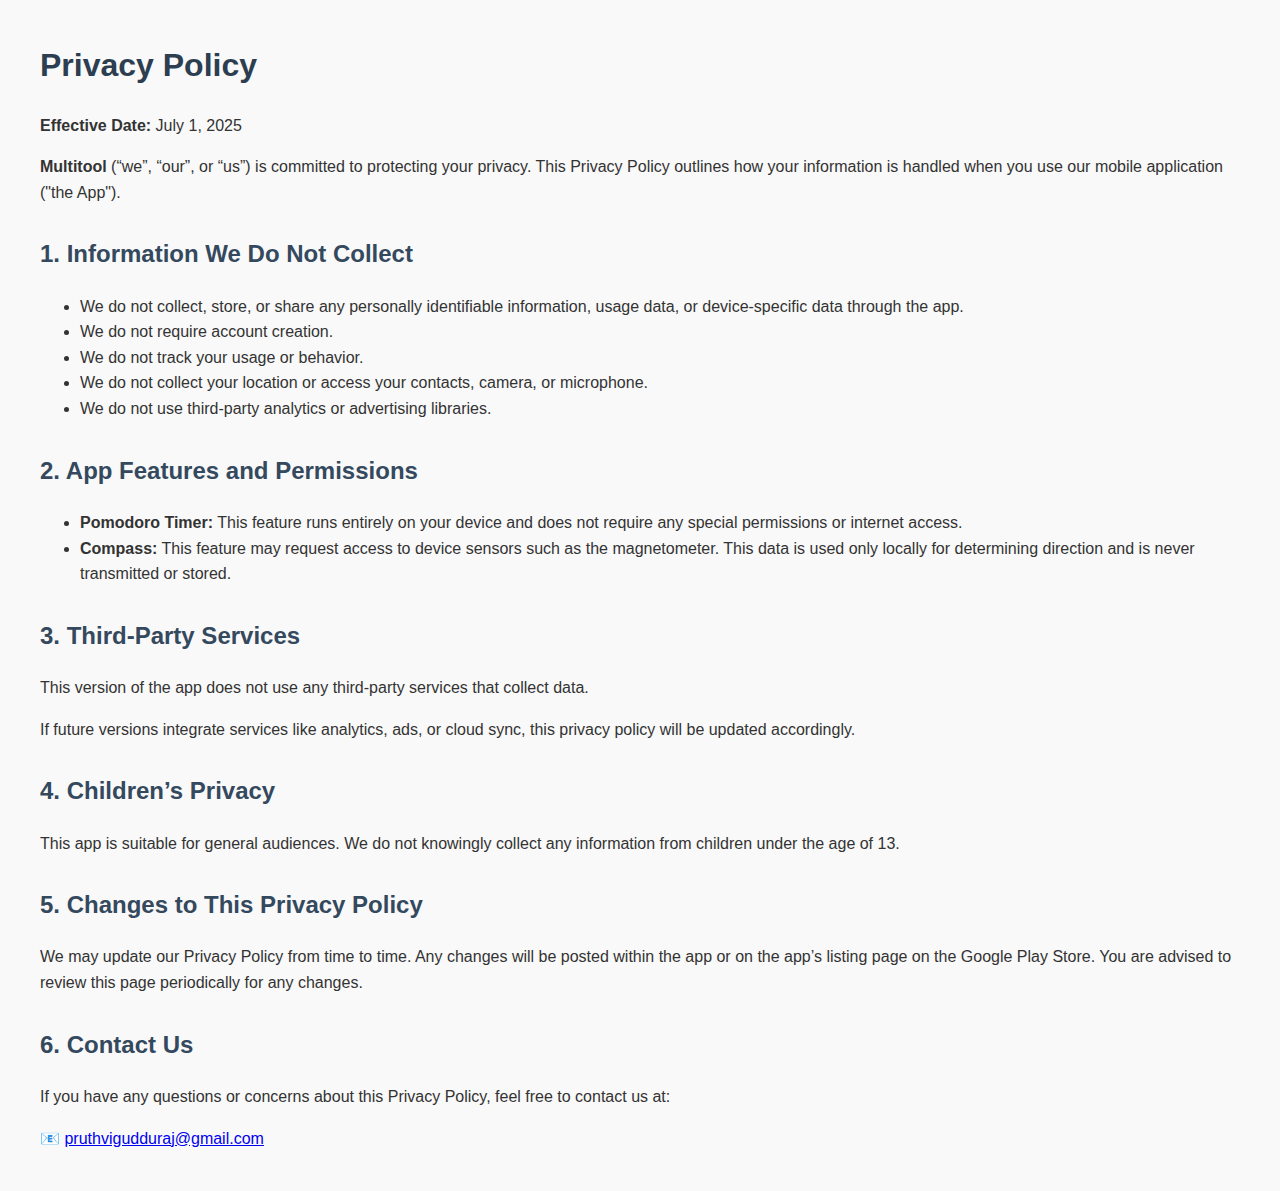
<file: docs/privacyPolicy.html>
<!DOCTYPE html>
<html lang="en">
  <head>
    <meta charset="UTF-8" />
    <meta name="viewport" content="width=device-width, initial-scale=1" />
    <title>Privacy Policy - Multitool</title>
    <style>
      body {
        font-family: Arial, sans-serif;
        margin: 40px;
        line-height: 1.6;
        background-color: #f9f9f9;
        color: #333;
      }
      h1 {
        color: #2c3e50;
      }
      h2 {
        color: #34495e;
        margin-top: 30px;
      }
      p,
      li {
        font-size: 16px;
      }
    </style>
  </head>
  <body>
    <h1>Privacy Policy</h1>
    <p><strong>Effective Date:</strong> July 1, 2025</p>

    <p>
      <strong>Multitool</strong> (“we”, “our”, or “us”) is committed to
      protecting your privacy. This Privacy Policy outlines how your information
      is handled when you use our mobile application ("the App").
    </p>

    <h2>1. Information We Do Not Collect</h2>
    <ul>
      <li>
        We do not collect, store, or share any personally identifiable
        information, usage data, or device-specific data through the app.
      </li>
      <li>We do not require account creation.</li>
      <li>We do not track your usage or behavior.</li>
      <li>
        We do not collect your location or access your contacts, camera, or
        microphone.
      </li>
      <li>We do not use third-party analytics or advertising libraries.</li>
    </ul>

    <h2>2. App Features and Permissions</h2>
    <ul>
      <li>
        <strong>Pomodoro Timer:</strong> This feature runs entirely on your
        device and does not require any special permissions or internet access.
      </li>
      <li>
        <strong>Compass:</strong> This feature may request access to device
        sensors such as the magnetometer. This data is used only locally for
        determining direction and is never transmitted or stored.
      </li>
    </ul>

    <h2>3. Third-Party Services</h2>
    <p>
      This version of the app does not use any third-party services that collect
      data.
    </p>
    <p>
      If future versions integrate services like analytics, ads, or cloud sync,
      this privacy policy will be updated accordingly.
    </p>

    <h2>4. Children’s Privacy</h2>
    <p>
      This app is suitable for general audiences. We do not knowingly collect
      any information from children under the age of 13.
    </p>

    <h2>5. Changes to This Privacy Policy</h2>
    <p>
      We may update our Privacy Policy from time to time. Any changes will be
      posted within the app or on the app’s listing page on the Google Play
      Store. You are advised to review this page periodically for any changes.
    </p>

    <h2>6. Contact Us</h2>
    <p>
      If you have any questions or concerns about this Privacy Policy, feel free
      to contact us at:
    </p>
    <p>
      📧
      <a href="mailto:pruthvigudduraj@gmail.com">pruthvigudduraj@gmail.com</a>
    </p>
  </body>
</html>
</file>
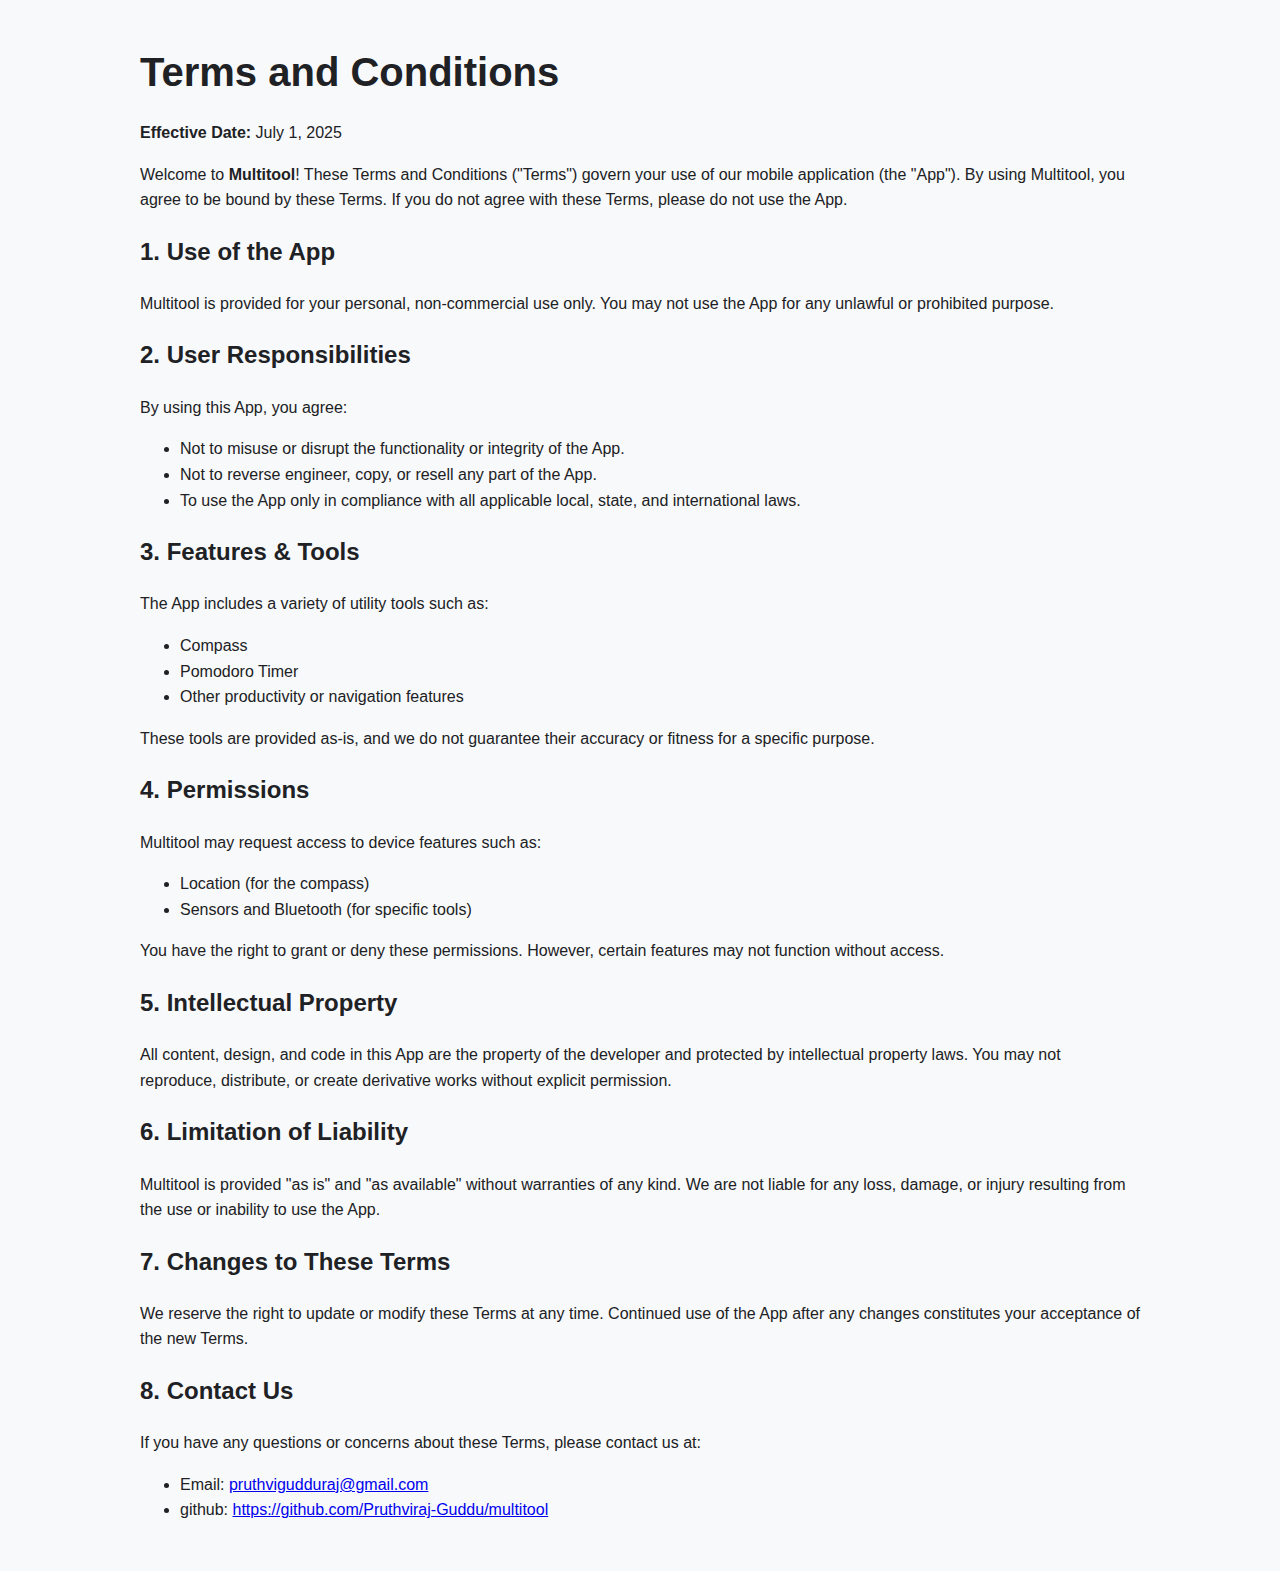
<file: docs/termsAndCondition.html>
<!DOCTYPE html>
<html lang="en">
  <head>
    <meta charset="UTF-8" />
    <meta name="viewport" content="width=device-width, initial-scale=1.0" />
    <title>Terms and Conditions</title>
    <link rel="stylesheet" href="style.css" />
    <!-- <style>
      body {
        font-family: Arial, sans-serif;
        margin: 2rem;
        line-height: 1.6;
        background-color: #ffffff;
        color: #000000;
      }
      h1,
      h2 {
        color: #333;
      }
      ul {
        padding-left: 1.2rem;
      }
    </style> -->
  </head>
  <body>
    <div class="container">
      <h1>Terms and Conditions</h1>
      <p><strong>Effective Date:</strong> July 1, 2025</p>

      <p>
        Welcome to <strong>Multitool</strong>! These Terms and Conditions
        ("Terms") govern your use of our mobile application (the "App"). By
        using Multitool, you agree to be bound by these Terms. If you do not
        agree with these Terms, please do not use the App.
      </p>

      <h2>1. Use of the App</h2>
      <p>
        Multitool is provided for your personal, non-commercial use only. You
        may not use the App for any unlawful or prohibited purpose.
      </p>

      <h2>2. User Responsibilities</h2>
      <p>By using this App, you agree:</p>
      <ul>
        <li>
          Not to misuse or disrupt the functionality or integrity of the App.
        </li>
        <li>Not to reverse engineer, copy, or resell any part of the App.</li>
        <li>
          To use the App only in compliance with all applicable local, state,
          and international laws.
        </li>
      </ul>

      <h2>3. Features &amp; Tools</h2>
      <p>The App includes a variety of utility tools such as:</p>
      <ul>
        <li>Compass</li>
        <li>Pomodoro Timer</li>
        <li>Other productivity or navigation features</li>
      </ul>
      <p>
        These tools are provided as-is, and we do not guarantee their accuracy
        or fitness for a specific purpose.
      </p>

      <h2>4. Permissions</h2>
      <p>Multitool may request access to device features such as:</p>
      <ul>
        <li>Location (for the compass)</li>
        <li>Sensors and Bluetooth (for specific tools)</li>
      </ul>
      <p>
        You have the right to grant or deny these permissions. However, certain
        features may not function without access.
      </p>

      <h2>5. Intellectual Property</h2>
      <p>
        All content, design, and code in this App are the property of the
        developer and protected by intellectual property laws. You may not
        reproduce, distribute, or create derivative works without explicit
        permission.
      </p>

      <h2>6. Limitation of Liability</h2>
      <p>
        Multitool is provided "as is" and "as available" without warranties of
        any kind. We are not liable for any loss, damage, or injury resulting
        from the use or inability to use the App.
      </p>

      <h2>7. Changes to These Terms</h2>
      <p>
        We reserve the right to update or modify these Terms at any time.
        Continued use of the App after any changes constitutes your acceptance
        of the new Terms.
      </p>

      <h2>8. Contact Us</h2>
      <p>
        If you have any questions or concerns about these Terms, please contact
        us at:
      </p>
      <ul>
        <li>
          Email:
          <a href="mailto:pruthvigudduraj@gmail.com"
            >pruthvigudduraj@gmail.com</a
          >
        </li>
        <li>
          github:
          <a
            href="https://github.com/Pruthviraj-Guddu/multitool"
            target="_blank"
            >https://github.com/Pruthviraj-Guddu/multitool</a
          >
        </li>
      </ul>
    </div>
  </body>
</html>
</file>
<file: docs/style.css>
:root {
  --primary: #4285f4;
  --secondary: #34a853;
  --dark: #202124;
  --light: #f8f9fa;
}
body {
  font-family: "Segoe UI", Roboto, sans-serif;
  line-height: 1.6;
  color: var(--dark);
  margin: 0;
  padding: 0;
  background-color: var(--light);
}
header {
  background: linear-gradient(135deg, var(--primary), var(--secondary));
  color: white;
  text-align: center;
  padding: 3rem 1rem;
}
.container {
  max-width: 1000px;
  margin: 0 auto;
  padding: 2rem;
}
.app-icon {
  width: 120px;
  height: 120px;
  border-radius: 24px;
  box-shadow: 0 4px 12px rgba(0, 0, 0, 0.1);
  margin-bottom: 1rem;
}
h1 {
  margin: 0.5rem 0;
  font-size: 2.5rem;
}
.subtitle {
  font-size: 1.2rem;
  opacity: 0.9;
  margin-bottom: 2rem;
}
.cta-button {
  display: inline-block;
  background-color: white;
  color: var(--primary);
  padding: 12px 24px;
  border-radius: 50px;
  text-decoration: none;
  font-weight: bold;
  margin: 1rem 0;
  transition: transform 0.2s, box-shadow 0.2s;
  box-shadow: 0 4px 8px rgba(0, 0, 0, 0.1);
}
.cta-button:hover {
  transform: translateY(-2px);
  box-shadow: 0 6px 12px rgba(0, 0, 0, 0.15);
}
.feature-card {
  background: white;
  border-radius: 12px;
  padding: 2rem;
  margin: 1.5rem 0;
  box-shadow: 0 4px 8px rgba(0, 0, 0, 0.05);
}
.feature-icon {
  font-size: 2.5rem;
  margin-bottom: 1rem;
  color: var(--primary);
}
.screenshot {
  width: 100%;
  max-width: 300px;
  border-radius: 8px;
  box-shadow: 0 4px 12px rgba(0, 0, 0, 0.1);
  margin: 1rem;
}
footer {
  text-align: center;
  padding: 2rem;
  background-color: var(--dark);
  color: white;
}
@media (max-width: 768px) {
  h1 {
    font-size: 2rem;
  }
  .screenshot {
    max-width: 100%;
  }
}
</file>
